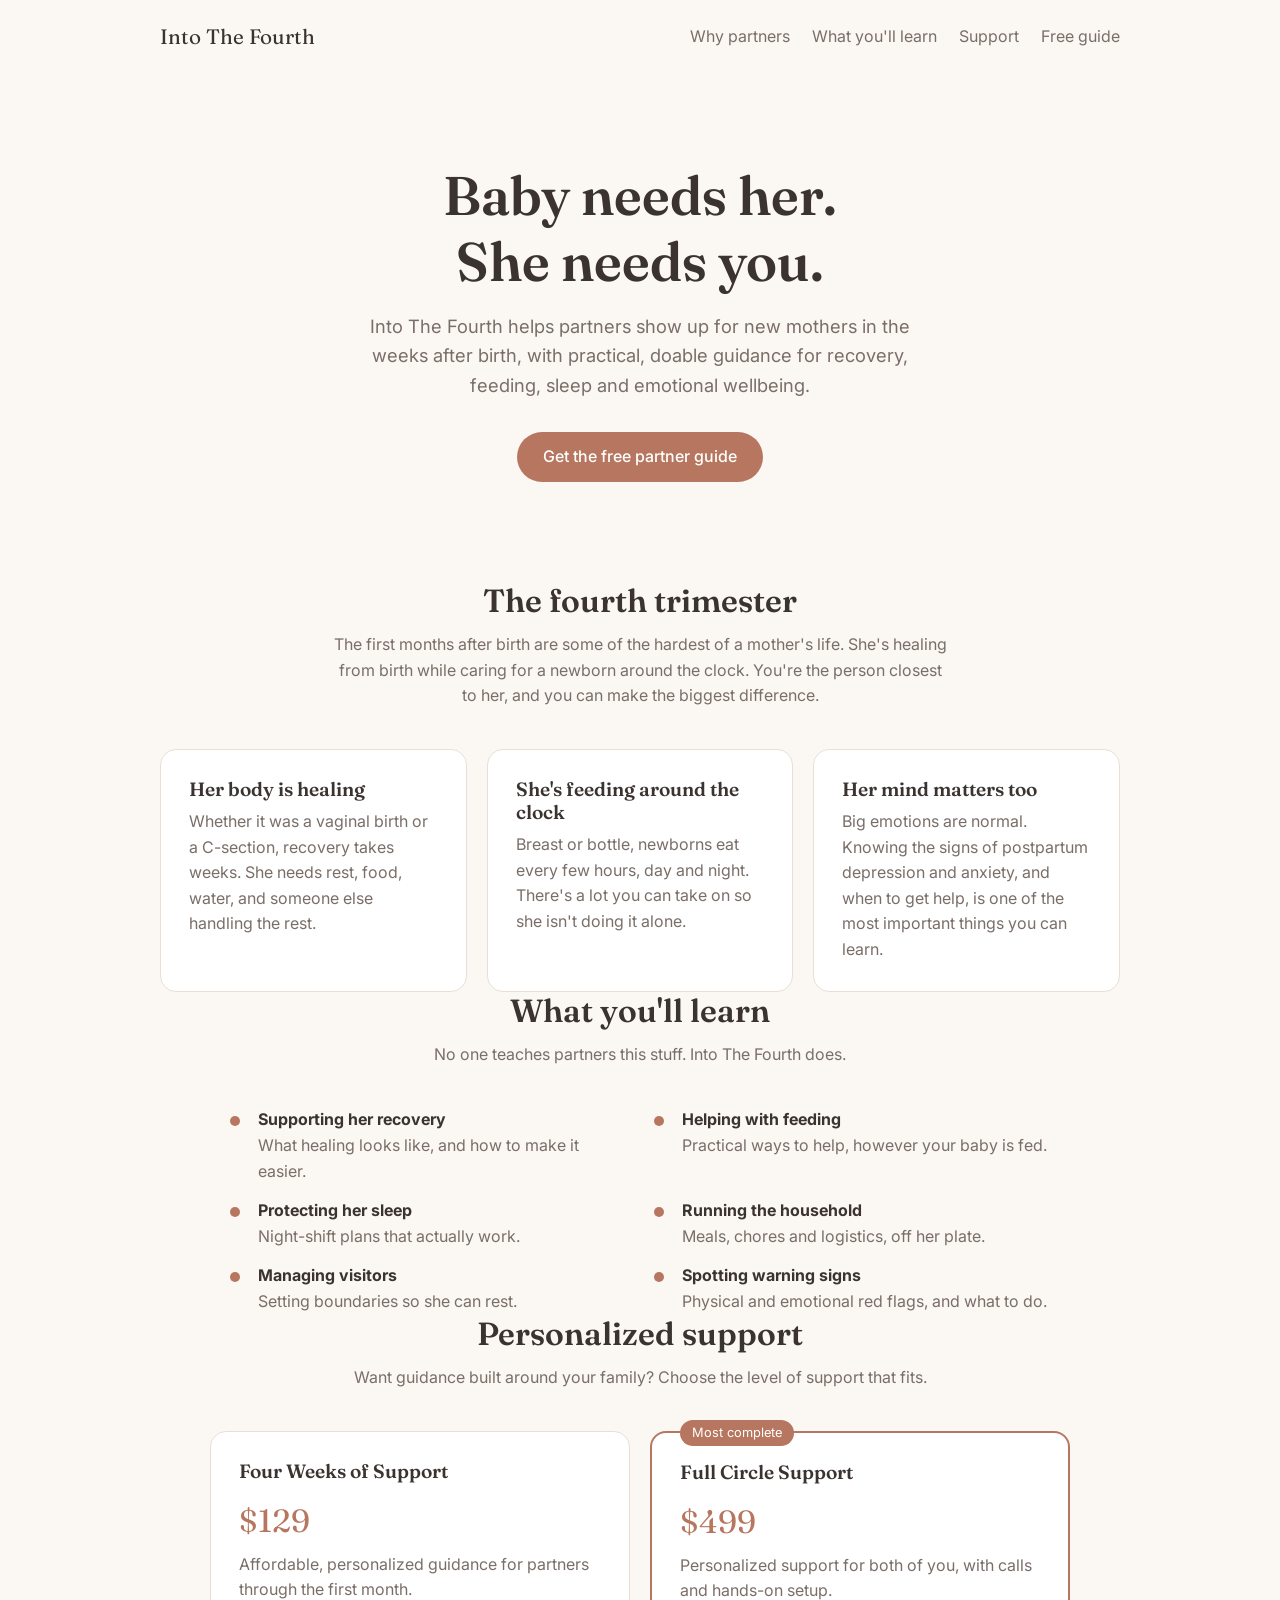
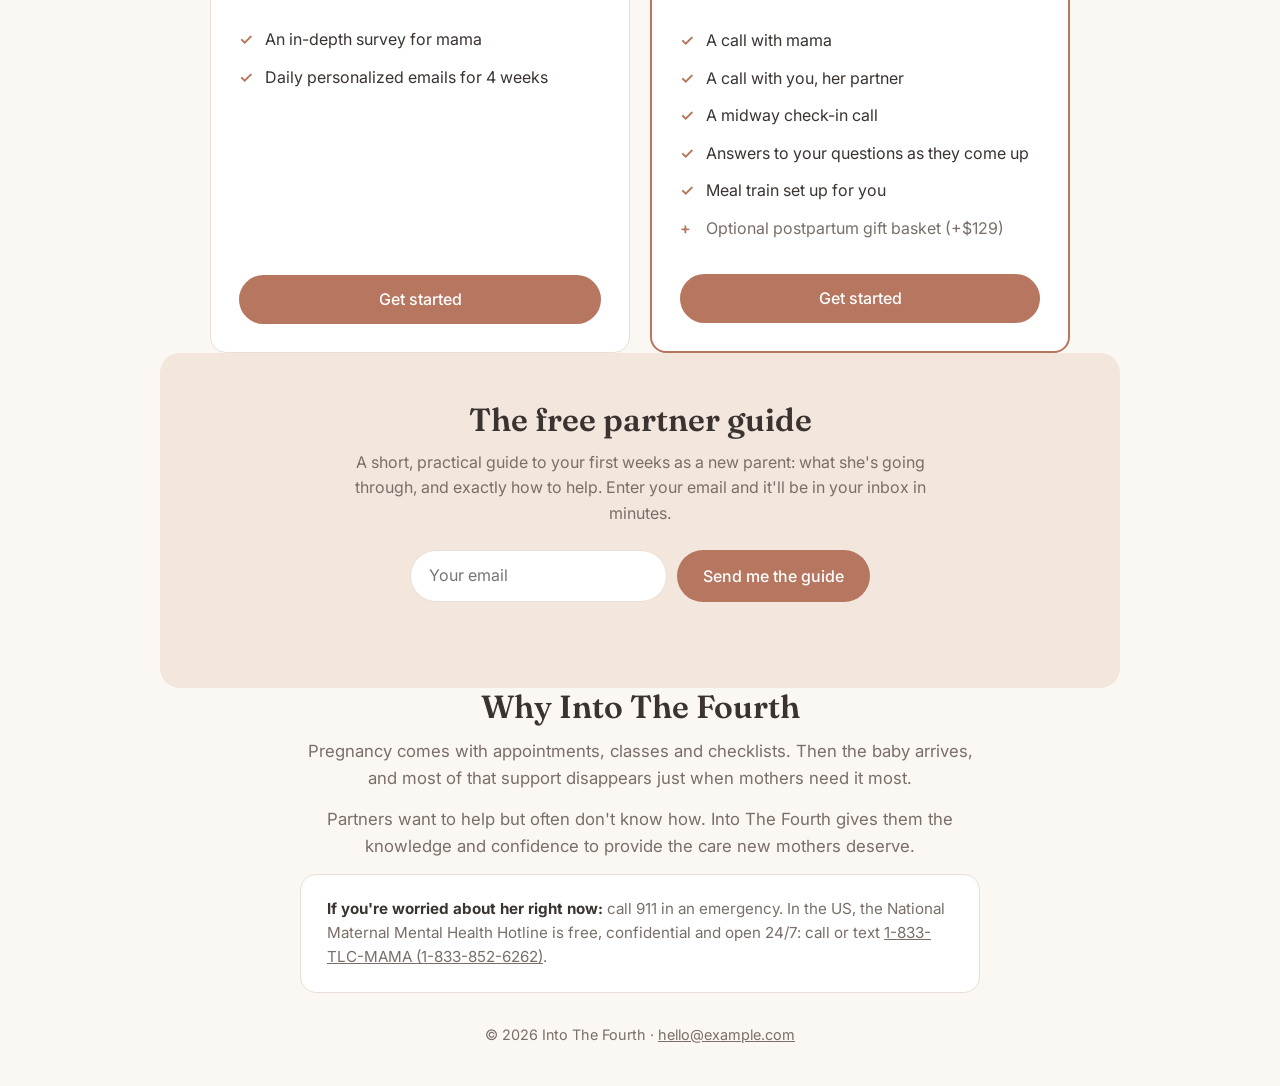
<file: index.html>
<!doctype html>
<html lang="en">
<head>
  <meta charset="utf-8">
  <meta name="viewport" content="width=device-width, initial-scale=1">
  <title>Into The Fourth — Helping partners care for new mothers</title>
  <meta name="description" content="Practical guidance for partners supporting new mothers through the fourth trimester: recovery, feeding, sleep and emotional wellbeing.">
  <link rel="preconnect" href="https://fonts.googleapis.com">
  <link href="https://fonts.googleapis.com/css2?family=Fraunces:wght@400;600&family=Inter:wght@400;500&display=swap" rel="stylesheet">
  <link rel="stylesheet" href="styles.css">
</head>
<body>
  <header class="wrap">
    <nav>
      <a href="#" class="logo">Into The Fourth</a>
      <ul>
        <li><a href="#why">Why partners</a></li>
        <li><a href="#learn">What you'll learn</a></li>
        <li><a href="#support">Support</a></li>
        <li><a href="#guide">Free guide</a></li>
      </ul>
    </nav>
  </header>

  <main>
    <div class="hero wrap">
      <h1>Baby needs her.<br>She needs you.</h1>
      <p>Into The Fourth helps partners show up for new mothers in the weeks after birth, with practical, doable guidance for recovery, feeding, sleep and emotional wellbeing.</p>
      <a href="#guide" class="btn">Get the free partner guide</a>
    </div>

    <section id="why" class="wrap">
      <h2>The fourth trimester</h2>
      <p class="sub">The first months after birth are some of the hardest of a mother's life. She's healing from birth while caring for a newborn around the clock. You're the person closest to her, and you can make the biggest difference.</p>
      <div class="grid">
        <div class="card"><h3>Her body is healing</h3><p>Whether it was a vaginal birth or a C-section, recovery takes weeks. She needs rest, food, water, and someone else handling the rest.</p></div>
        <div class="card"><h3>She's feeding around the clock</h3><p>Breast or bottle, newborns eat every few hours, day and night. There's a lot you can take on so she isn't doing it alone.</p></div>
        <div class="card"><h3>Her mind matters too</h3><p>Big emotions are normal. Knowing the signs of postpartum depression and anxiety, and when to get help, is one of the most important things you can learn.</p></div>
      </div>
    </section>

    <section id="learn" class="wrap">
      <h2>What you'll learn</h2>
      <p class="sub">No one teaches partners this stuff. Into The Fourth does.</p>
      <ul class="topics">
        <li><strong>Supporting her recovery</strong><span>What healing looks like, and how to make it easier.</span></li>
        <li><strong>Helping with feeding</strong><span>Practical ways to help, however your baby is fed.</span></li>
        <li><strong>Protecting her sleep</strong><span>Night-shift plans that actually work.</span></li>
        <li><strong>Running the household</strong><span>Meals, chores and logistics, off her plate.</span></li>
        <li><strong>Managing visitors</strong><span>Setting boundaries so she can rest.</span></li>
        <li><strong>Spotting warning signs</strong><span>Physical and emotional red flags, and what to do.</span></li>
      </ul>
    </section>

    <section id="support" class="wrap">
      <h2>Personalized support</h2>
      <p class="sub">Want guidance built around your family? Choose the level of support that fits.</p>
      <div class="offers">
        <div class="card offer">
          <h3>Four Weeks of Support</h3>
          <div class="price">$129</div>
          <p>Affordable, personalized guidance for partners through the first month.</p>
          <ul>
            <li>An in-depth survey for mama</li>
            <li>Daily personalized emails for 4 weeks</li>
          </ul>
          <a class="btn" href="four-weeks.html">Get started</a>
        </div>
        <div class="card offer featured">
          <span class="tag">Most complete</span>
          <h3>Full Circle Support</h3>
          <div class="price">$499</div>
          <p>Personalized support for both of you, with calls and hands-on setup.</p>
          <ul>
            <li>A call with mama</li>
            <li>A call with you, her partner</li>
            <li>A midway check-in call</li>
            <li>Answers to your questions as they come up</li>
            <li>Meal train set up for you</li>
            <li class="addon">Optional postpartum gift basket (+$129)</li>
          </ul>
          <a class="btn" href="full-circle.html">Get started</a>
        </div>
      </div>
    </section>

    <section id="guide" class="wrap">
      <div class="guide">
        <h2>The free partner guide</h2>
        <p class="sub" style="margin-bottom:24px">A short, practical guide to your first weeks as a new parent: what she's going through, and exactly how to help. Enter your email and it'll be in your inbox in minutes.</p>
        <form id="guide-form" action="https://app.kit.com/forms/YOUR_FORM_ID/subscriptions" method="post">
          <input type="email" name="email_address" placeholder="Your email" required aria-label="Email address">
          <button class="btn" type="submit">Send me the guide</button>
        </form>
        <p class="msg" id="guide-msg" role="status"></p>
      </div>
    </section>

    <section class="wrap">
      <div class="mission">
        <h2>Why Into The Fourth</h2>
        <p>Pregnancy comes with appointments, classes and checklists. Then the baby arrives, and most of that support disappears just when mothers need it most.</p>
        <p>Partners want to help but often don't know how. Into The Fourth gives them the knowledge and confidence to provide the care new mothers deserve.</p>
      </div>
    </section>

    <section class="wrap" style="padding-top:0">
      <div class="help">
        <strong>If you're worried about her right now:</strong> call 911 in an emergency. In the US, the National Maternal Mental Health Hotline is free, confidential and open 24/7: call or text <a href="tel:18338526262">1-833-TLC-MAMA (1-833-852-6262)</a>.
      </div>
    </section>
  </main>

  <footer class="site">© 2026 Into The Fourth · <a href="mailto:hello@example.com">hello@example.com</a></footer>

  <script>
    const form = document.getElementById('guide-form');
    const msg = document.getElementById('guide-msg');
    form.addEventListener('submit', async (e) => {
      e.preventDefault();
      const btn = form.querySelector('button');
      btn.disabled = true; btn.textContent = 'Sending…'; msg.textContent = '';
      try {
        const res = await fetch(form.action, { method: 'POST', body: new FormData(form), headers: { Accept: 'application/json' } });
        if (!res.ok) throw new Error();
        form.reset();
        msg.textContent = 'Thank you! Check your inbox for the guide.';
      } catch {
        msg.textContent = 'Something went wrong. Please try again.';
      } finally {
        btn.disabled = false; btn.textContent = 'Send me the guide';
      }
    });
  </script>
</body>
</html>
</file>
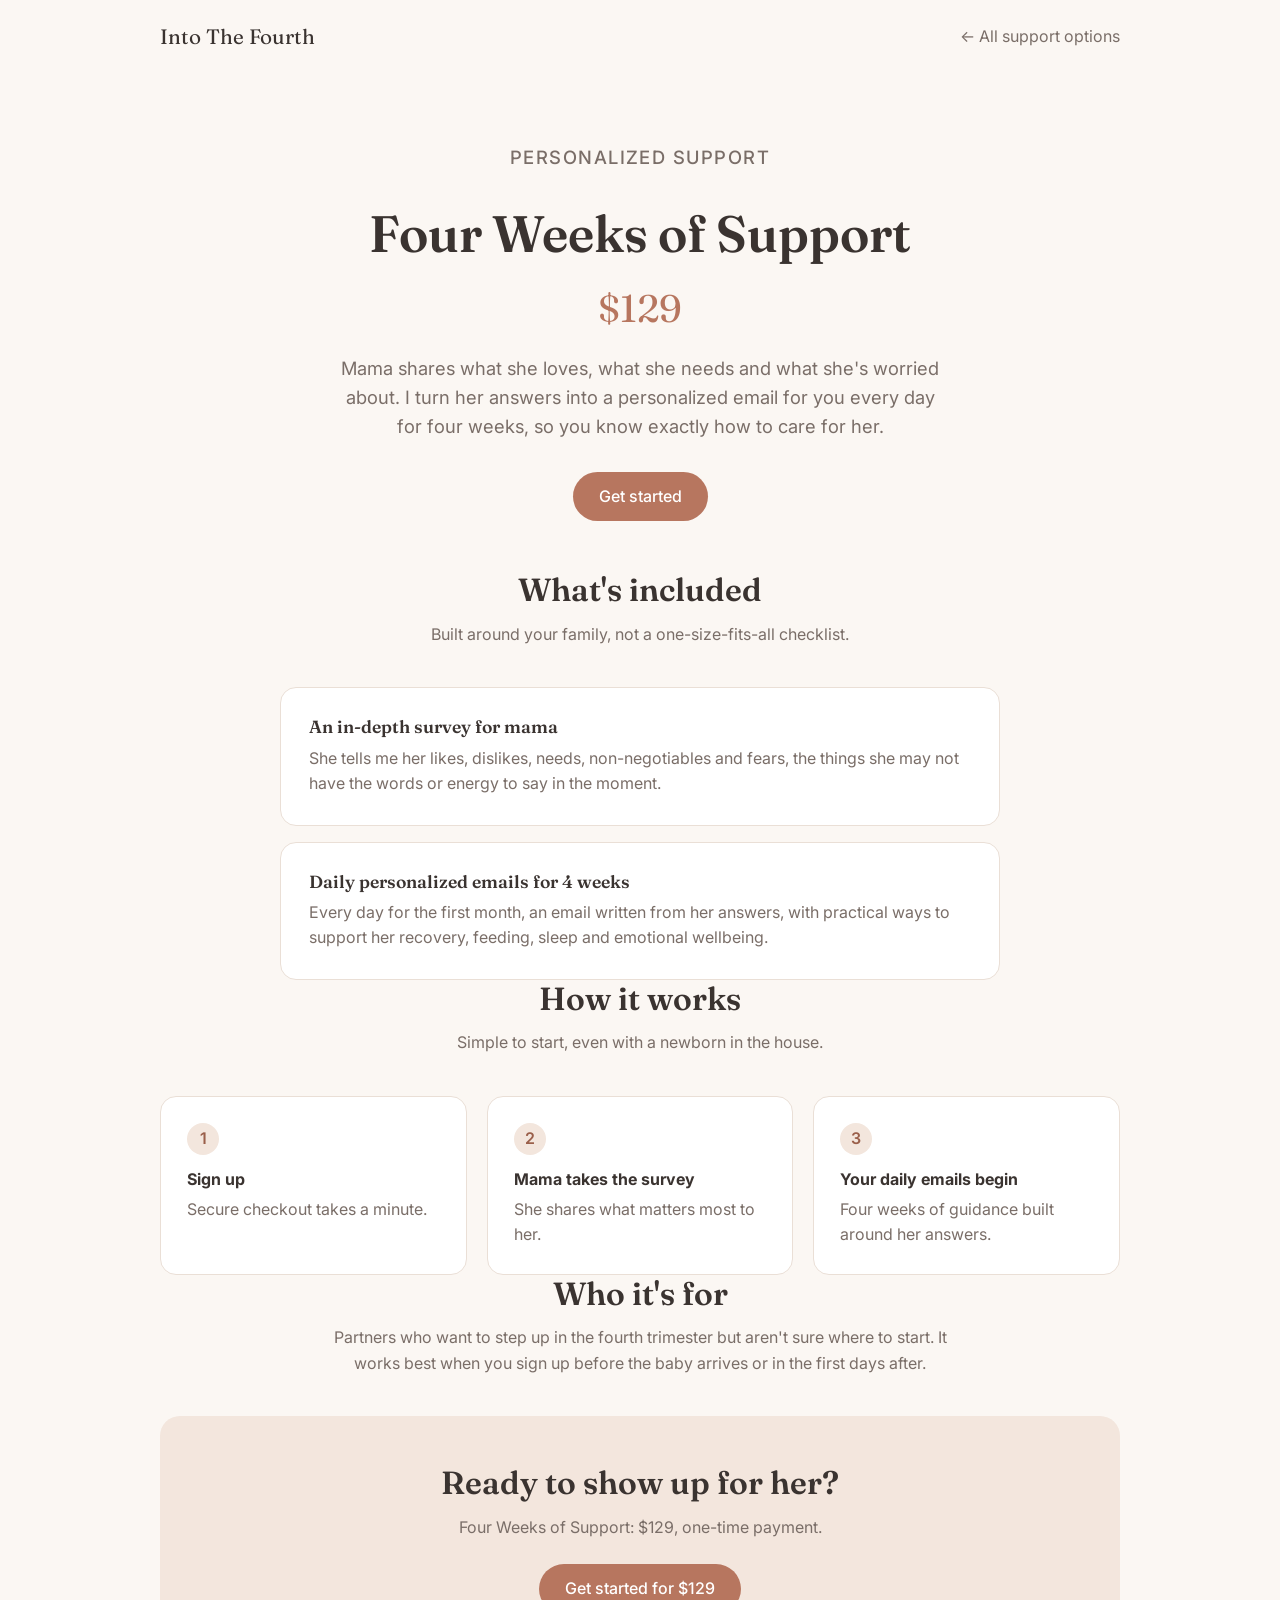
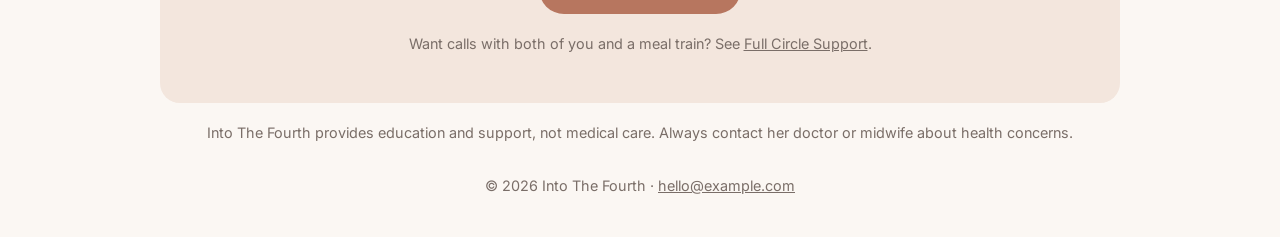
<file: four-weeks.html>
<!doctype html>
<html lang="en">
<head>
  <meta charset="utf-8">
  <meta name="viewport" content="width=device-width, initial-scale=1">
  <title>Four Weeks of Support — Into The Fourth</title>
  <meta name="description" content="An in-depth survey for mama, then four weeks of daily personalized emails showing her partner exactly how to care for her.">
  <link rel="preconnect" href="https://fonts.googleapis.com">
  <link href="https://fonts.googleapis.com/css2?family=Fraunces:wght@400;600&family=Inter:wght@400;500&display=swap" rel="stylesheet">
  <link rel="stylesheet" href="styles.css">
</head>
<body>
  <header class="wrap">
    <nav>
      <a href="index.html" class="logo">Into The Fourth</a>
      <a href="index.html#support" class="back">← All support options</a>
    </nav>
  </header>

  <main>
    <div class="offer-hero wrap">
      <p class="eyebrow">Personalized support</p>
      <h1>Four Weeks of Support</h1>
      <div class="price">$129</div>
      <p>Mama shares what she loves, what she needs and what she's worried about. I turn her answers into a personalized email for you every day for four weeks, so you know exactly how to care for her.</p>
      <a href="#buy" class="btn">Get started</a>
    </div>

    <section class="wrap">
      <div class="narrow">
        <h2>What's included</h2>
        <p class="sub">Built around your family, not a one-size-fits-all checklist.</p>
        <div class="included">
          <div class="card"><h3>An in-depth survey for mama</h3><p>She tells me her likes, dislikes, needs, non-negotiables and fears, the things she may not have the words or energy to say in the moment.</p></div>
          <div class="card"><h3>Daily personalized emails for 4 weeks</h3><p>Every day for the first month, an email written from her answers, with practical ways to support her recovery, feeding, sleep and emotional wellbeing.</p></div>
        </div>
      </div>
    </section>

    <section class="wrap">
      <h2>How it works</h2>
      <p class="sub">Simple to start, even with a newborn in the house.</p>
      <ol class="steps">
        <li><strong>Sign up</strong><span>Secure checkout takes a minute.</span></li>
        <li><strong>Mama takes the survey</strong><span>She shares what matters most to her.</span></li>
        <li><strong>Your daily emails begin</strong><span>Four weeks of guidance built around her answers.</span></li>
      </ol>
    </section>

    <section class="wrap">
      <div class="narrow">
        <h2>Who it's for</h2>
        <p class="sub">Partners who want to step up in the fourth trimester but aren't sure where to start. It works best when you sign up before the baby arrives or in the first days after.</p>
      </div>
    </section>

    <section id="buy" class="wrap">
      <div class="buy">
        <h2>Ready to show up for her?</h2>
        <p class="sub" style="margin-bottom:24px">Four Weeks of Support: $129, one-time payment.</p>
        <div class="actions">
          <a class="btn" href="https://buy.stripe.com/YOUR_FOUR_WEEKS_LINK">Get started for $129</a>
        </div>
        <p class="note">Want calls with both of you and a meal train? See <a href="full-circle.html">Full Circle Support</a>.</p>
      </div>
      <p class="note">Into The Fourth provides education and support, not medical care. Always contact her doctor or midwife about health concerns.</p>
    </section>
  </main>

  <footer class="site">© 2026 Into The Fourth · <a href="mailto:hello@example.com">hello@example.com</a></footer>
</body>
</html>
</file>
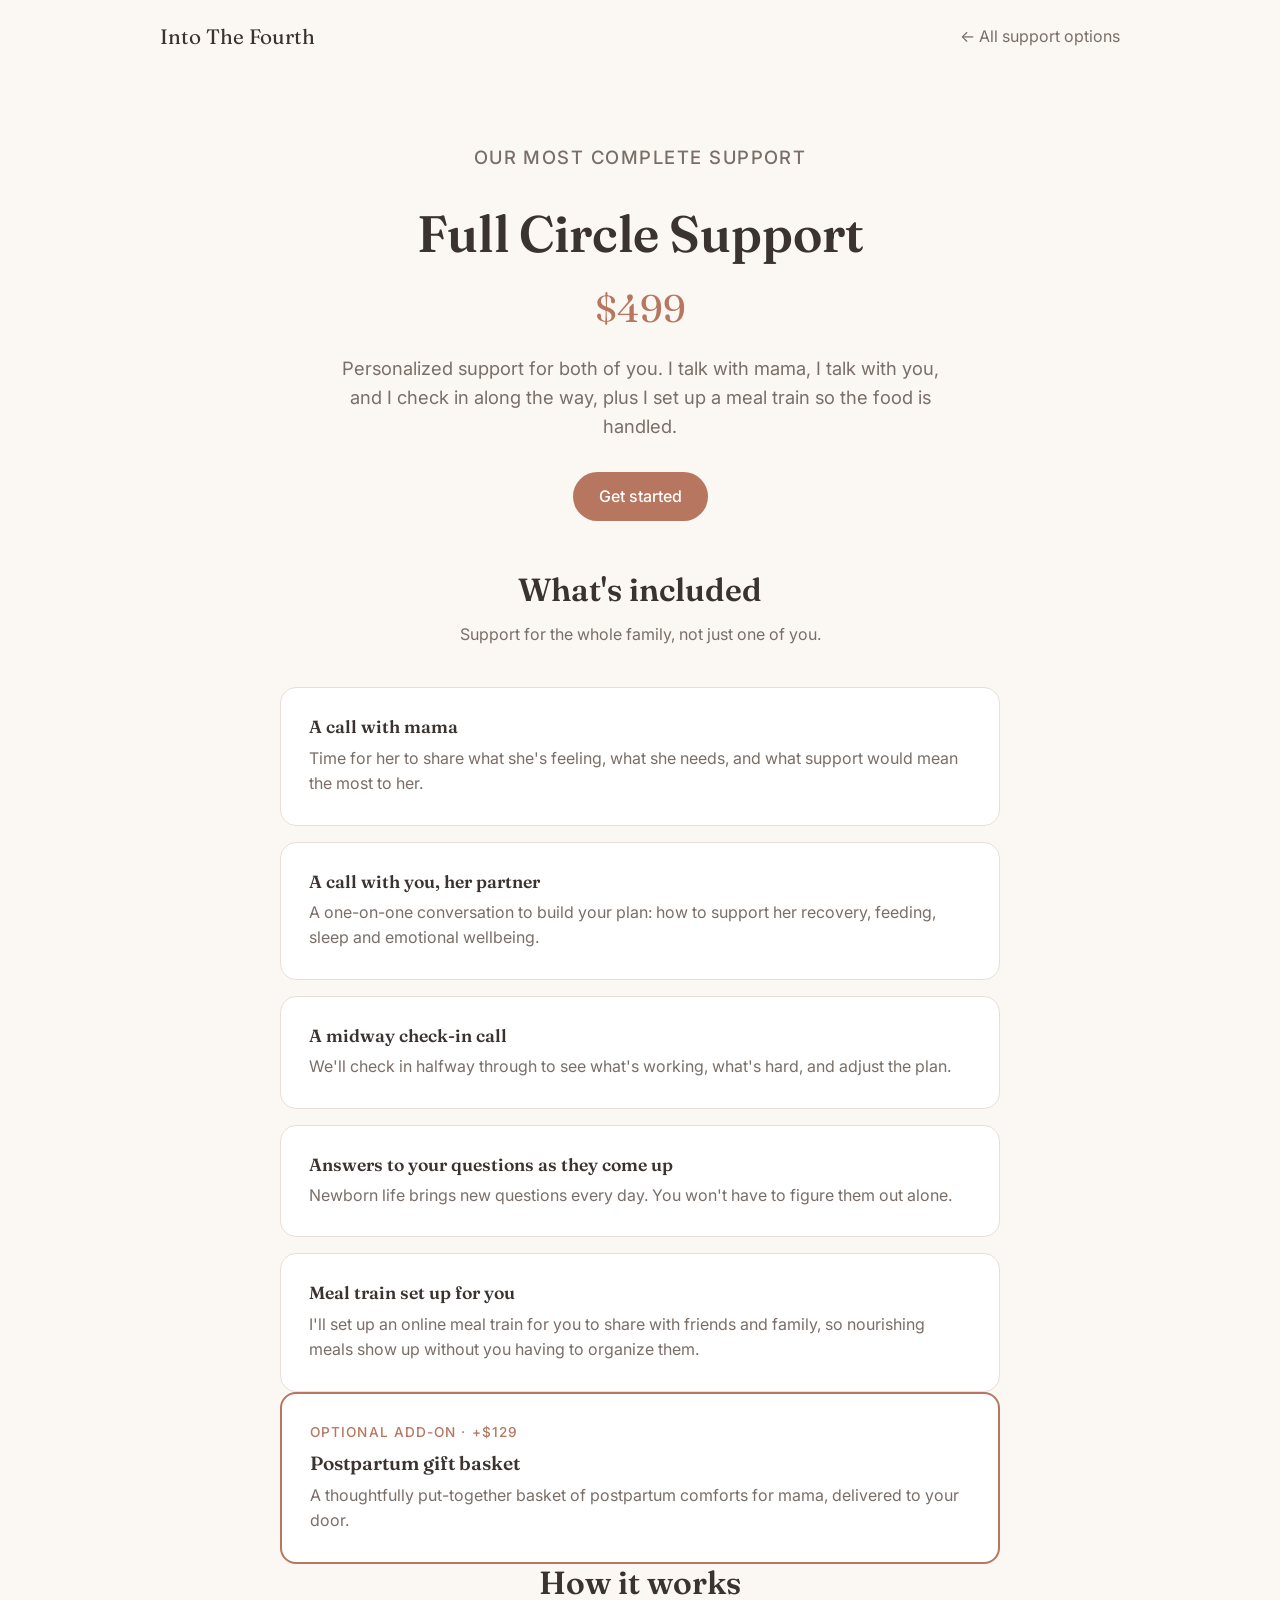
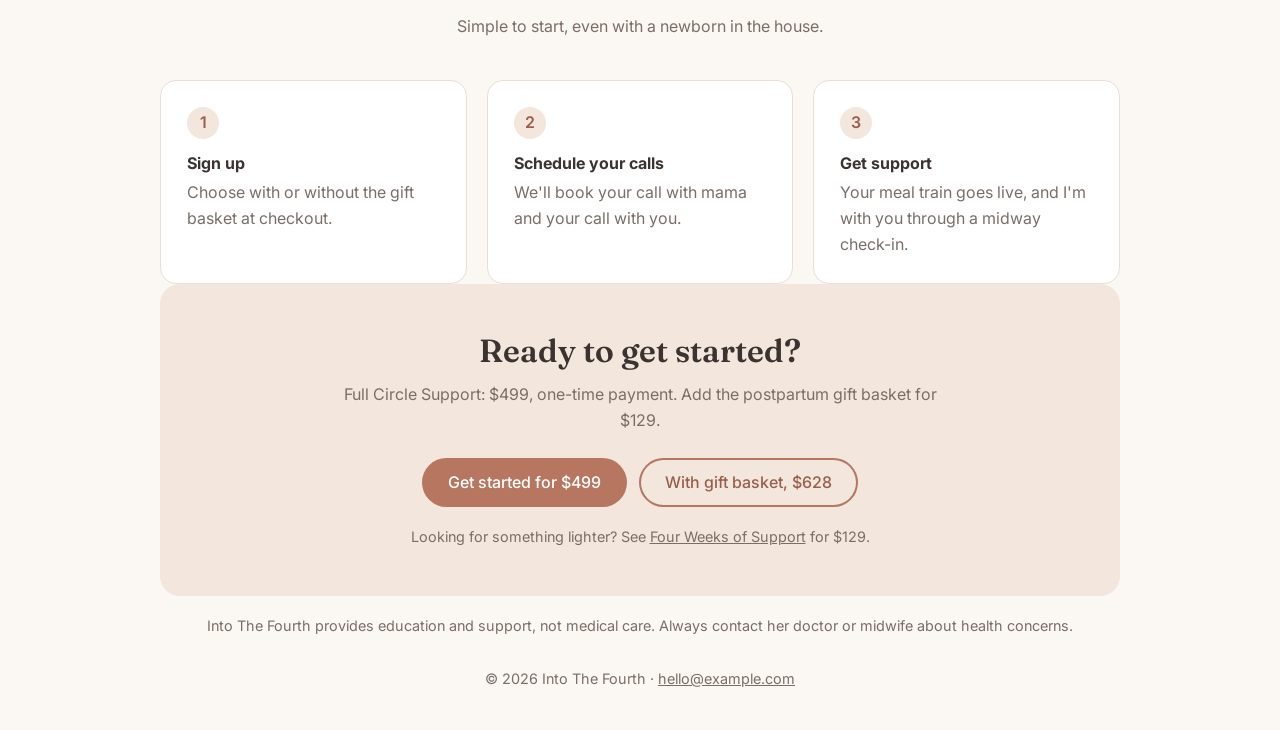
<file: full-circle.html>
<!doctype html>
<html lang="en">
<head>
  <meta charset="utf-8">
  <meta name="viewport" content="width=device-width, initial-scale=1">
  <title>Full Circle Support — Into The Fourth</title>
  <meta name="description" content="Personalized postpartum support for mama and partner: three calls, ongoing answers, meal train setup and an optional gift basket.">
  <link rel="preconnect" href="https://fonts.googleapis.com">
  <link href="https://fonts.googleapis.com/css2?family=Fraunces:wght@400;600&family=Inter:wght@400;500&display=swap" rel="stylesheet">
  <link rel="stylesheet" href="styles.css">
</head>
<body>
  <header class="wrap">
    <nav>
      <a href="index.html" class="logo">Into The Fourth</a>
      <a href="index.html#support" class="back">← All support options</a>
    </nav>
  </header>

  <main>
    <div class="offer-hero wrap">
      <p class="eyebrow">Our most complete support</p>
      <h1>Full Circle Support</h1>
      <div class="price">$499</div>
      <p>Personalized support for both of you. I talk with mama, I talk with you, and I check in along the way, plus I set up a meal train so the food is handled.</p>
      <a href="#buy" class="btn">Get started</a>
    </div>

    <section class="wrap">
      <div class="narrow">
        <h2>What's included</h2>
        <p class="sub">Support for the whole family, not just one of you.</p>
        <div class="included">
          <div class="card"><h3>A call with mama</h3><p>Time for her to share what she's feeling, what she needs, and what support would mean the most to her.</p></div>
          <div class="card"><h3>A call with you, her partner</h3><p>A one-on-one conversation to build your plan: how to support her recovery, feeding, sleep and emotional wellbeing.</p></div>
          <div class="card"><h3>A midway check-in call</h3><p>We'll check in halfway through to see what's working, what's hard, and adjust the plan.</p></div>
          <div class="card"><h3>Answers to your questions as they come up</h3><p>Newborn life brings new questions every day. You won't have to figure them out alone.</p></div>
          <div class="card"><h3>Meal train set up for you</h3><p>I'll set up an online meal train for you to share with friends and family, so nourishing meals show up without you having to organize them.</p></div>
        </div>
      </div>
    </section>

    <section class="wrap">
      <div class="narrow">
        <div class="card" style="border:2px solid var(--accent)">
          <p class="eyebrow" style="margin-bottom:8px">Optional add-on · +$129</p>
          <h3>Postpartum gift basket</h3>
          <p>A thoughtfully put-together basket of postpartum comforts for mama, delivered to your door.</p>
        </div>
      </div>
    </section>

    <section class="wrap">
      <h2>How it works</h2>
      <p class="sub">Simple to start, even with a newborn in the house.</p>
      <ol class="steps">
        <li><strong>Sign up</strong><span>Choose with or without the gift basket at checkout.</span></li>
        <li><strong>Schedule your calls</strong><span>We'll book your call with mama and your call with you.</span></li>
        <li><strong>Get support</strong><span>Your meal train goes live, and I'm with you through a midway check-in.</span></li>
      </ol>
    </section>

    <section id="buy" class="wrap">
      <div class="buy">
        <h2>Ready to get started?</h2>
        <p class="sub" style="margin-bottom:24px">Full Circle Support: $499, one-time payment. Add the postpartum gift basket for $129.</p>
        <div class="actions">
          <a class="btn" href="https://buy.stripe.com/YOUR_FULL_CIRCLE_LINK">Get started for $499</a>
          <a class="btn secondary" href="https://buy.stripe.com/YOUR_FULL_CIRCLE_BASKET_LINK">With gift basket, $628</a>
        </div>
        <p class="note">Looking for something lighter? See <a href="four-weeks.html">Four Weeks of Support</a> for $129.</p>
      </div>
      <p class="note">Into The Fourth provides education and support, not medical care. Always contact her doctor or midwife about health concerns.</p>
    </section>
  </main>

  <footer class="site">© 2026 Into The Fourth · <a href="mailto:hello@example.com">hello@example.com</a></footer>
</body>
</html>
</file>
<file: styles.css>
:root { --bg:#fbf7f3; --ink:#3a3330; --muted:#7a6e68; --accent:#b7765f; --accent-dark:#9a5f4a; --card:#fff; --line:#eadfd6; --soft:#f3e6dd; }
* { box-sizing:border-box; margin:0; padding:0; }
html { scroll-behavior:smooth; }
body { font-family:Inter,system-ui,sans-serif; background:var(--bg); color:var(--ink); line-height:1.6; }
h1,h2,h3 { font-family:Fraunces,Georgia,serif; font-weight:600; line-height:1.2; }
a { color:inherit; }
.wrap { max-width:1000px; margin:0 auto; padding:0 20px; }
nav { display:flex; justify-content:space-between; align-items:center; padding:20px 0; }
nav .logo { font-family:Fraunces,serif; font-size:1.3rem; text-decoration:none; }
nav ul { display:flex; gap:22px; list-style:none; }
nav ul a { text-decoration:none; color:var(--muted); }
nav ul a:hover { color:var(--ink); }
.btn { display:inline-block; background:var(--accent); color:#fff; padding:12px 26px; border-radius:999px; text-decoration:none; font-weight:500; transition:background .2s, transform .2s, box-shadow .2s; cursor:pointer; border:0; font-size:1rem; font-family:inherit; }
.btn:hover { background:var(--accent-dark); transform:translateY(-2px); box-shadow:0 6px 16px rgba(154,95,74,.25); }
.btn:disabled { opacity:.6; cursor:wait; transform:none; box-shadow:none; }
.hero { text-align:center; padding:90px 0 100px; }
.hero h1 { font-size:clamp(2.2rem,5vw,3.4rem); margin-bottom:18px; }
.hero p { color:var(--muted); font-size:1.15rem; max-width:600px; margin:0 auto 32px; }
section { padding:70px 0; }
section h2 { font-size:2rem; margin-bottom:12px; text-align:center; }
.sub { text-align:center; color:var(--muted); margin:0 auto 40px; max-width:620px; }
.grid { display:grid; grid-template-columns:repeat(auto-fit,minmax(240px,1fr)); gap:20px; }
.card { background:var(--card); border:1px solid var(--line); border-radius:16px; padding:28px; }
.card h3 { margin-bottom:8px; font-size:1.2rem; }
.card p { color:var(--muted); }
.topics { list-style:none; display:grid; grid-template-columns:repeat(auto-fit,minmax(280px,1fr)); gap:14px 28px; max-width:820px; margin:0 auto; }
.topics li { padding-left:28px; position:relative; }
.topics li::before { content:""; position:absolute; left:0; top:.55em; width:10px; height:10px; border-radius:50%; background:var(--accent); }
.topics strong { display:block; }
.topics span { color:var(--muted); }
.offers { display:grid; grid-template-columns:repeat(auto-fit,minmax(300px,1fr)); gap:20px; max-width:860px; margin:0 auto; }
.offer { display:flex; flex-direction:column; }
.offer.featured { border:2px solid var(--accent); position:relative; }
.offer .tag { position:absolute; top:-13px; left:28px; background:var(--accent); color:#fff; font-size:.8rem; padding:3px 12px; border-radius:999px; }
.offer .price { font-family:Fraunces,serif; font-size:2rem; color:var(--accent); margin:4px 0 6px; }
.offer ul { list-style:none; margin:18px 0 26px; flex:1; }
.offer li { padding:6px 0 6px 26px; position:relative; color:var(--ink); }
.offer li::before { content:"✓"; position:absolute; left:0; color:var(--accent); font-weight:600; }
.offer li.addon { color:var(--muted); }
.offer li.addon::before { content:"+"; }
.offer .btn { text-align:center; }
.guide { background:var(--soft); border-radius:20px; padding:48px 28px; text-align:center; }
.guide h2 { margin-bottom:10px; }
.guide form { display:flex; gap:10px; max-width:460px; margin:0 auto; flex-wrap:wrap; }
.guide input { flex:1; min-width:200px; padding:12px 18px; border-radius:999px; border:1px solid var(--line); font:inherit; }
.guide .msg { margin-top:14px; min-height:1.5em; color:var(--muted); }
.mission { max-width:680px; margin:0 auto; text-align:center; }
.mission p { color:var(--muted); margin-bottom:14px; font-size:1.05rem; }
.help { background:var(--card); border:1px solid var(--line); border-radius:16px; padding:22px 26px; max-width:680px; margin:0 auto; font-size:.95rem; color:var(--muted); }
.help strong { color:var(--ink); }
footer.site { text-align:center; color:var(--muted); padding:30px 0 40px; font-size:.9rem; }

/* Offer landing pages */
.offer-hero { text-align:center; padding:70px 0 50px; }
.eyebrow, .card p.eyebrow { color:var(--accent); font-weight:500; letter-spacing:.08em; text-transform:uppercase; font-size:.85rem; margin-bottom:12px; }
.offer-hero h1 { font-size:clamp(2.2rem,5vw,3.2rem); margin-bottom:14px; }
.offer-hero .price { font-family:Fraunces,serif; font-size:2.4rem; color:var(--accent); margin-bottom:14px; }
.offer-hero p { color:var(--muted); font-size:1.15rem; max-width:600px; margin:0 auto 30px; }
.narrow { max-width:720px; margin:0 auto; }
.included { display:grid; gap:16px; }
.included .card h3 { font-size:1.1rem; }
.steps { list-style:none; counter-reset:step; display:grid; grid-template-columns:repeat(auto-fit,minmax(200px,1fr)); gap:20px; }
.steps li { counter-increment:step; background:var(--card); border:1px solid var(--line); border-radius:16px; padding:26px; }
.steps li::before { content:counter(step); display:inline-grid; place-items:center; width:32px; height:32px; border-radius:50%; background:var(--soft); color:var(--accent-dark); font-weight:600; margin-bottom:12px; }
.steps strong { display:block; margin-bottom:4px; }
.steps span { color:var(--muted); }
.buy { background:var(--soft); border-radius:20px; padding:48px 28px; text-align:center; }
.buy .actions { display:flex; gap:12px; justify-content:center; flex-wrap:wrap; }
.btn.secondary { background:transparent; color:var(--accent-dark); box-shadow:inset 0 0 0 2px var(--accent); }
.btn.secondary:hover { background:var(--accent); color:#fff; }
.note { text-align:center; color:var(--muted); font-size:.9rem; margin-top:18px; }
.back { color:var(--muted); text-decoration:none; }
.back:hover { color:var(--ink); }

@media (max-width:700px) { nav ul { display:none; } .hero { padding:60px 0 70px; } section { padding:50px 0; } }
</file>
